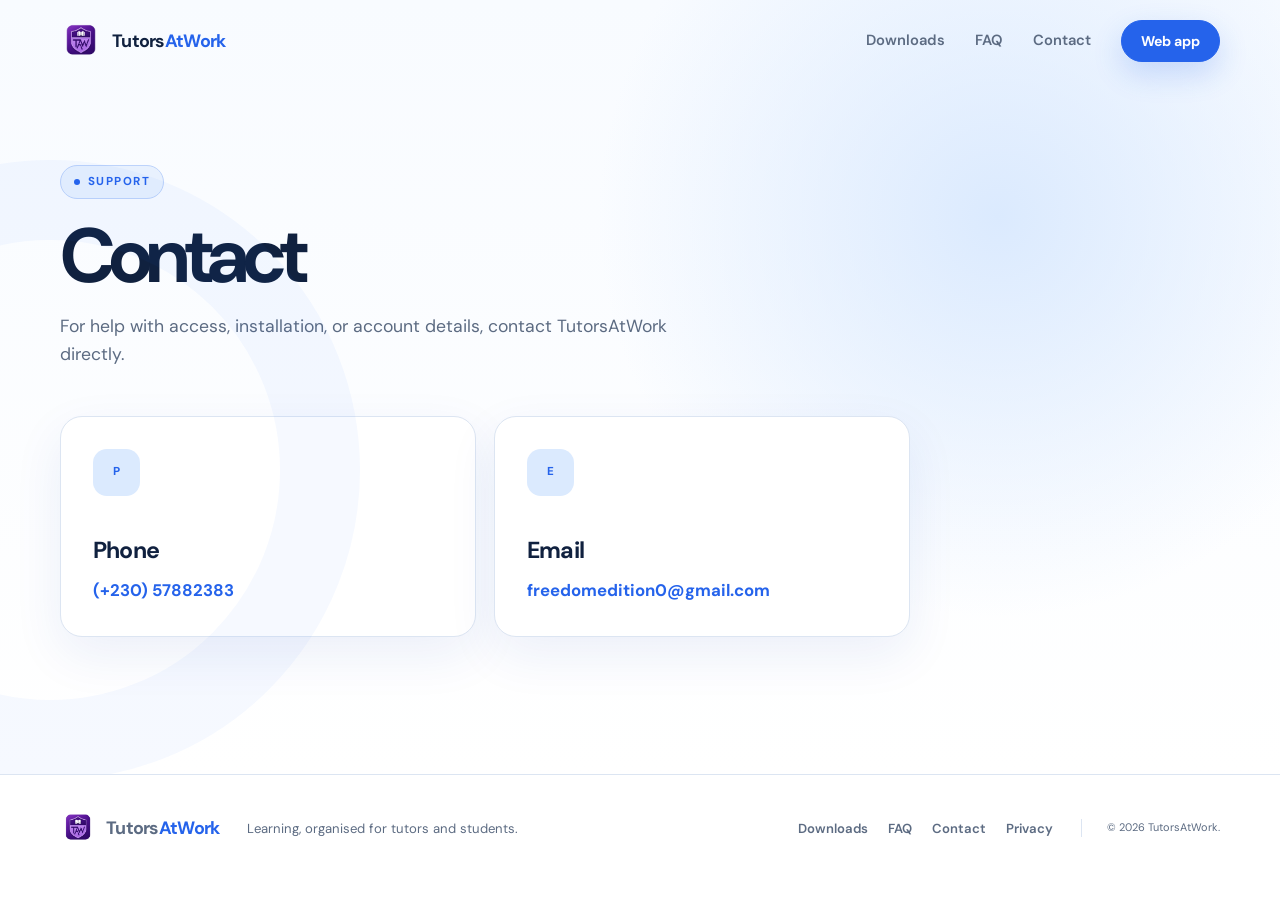
<file: contact/index.html>
<!DOCTYPE html>
<html lang="en">
<head>
  <meta charset="UTF-8">
  <meta name="viewport" content="width=device-width, initial-scale=1.0">
  <meta name="description" content="Contact TutorsAtWork support by phone or email.">
  <meta name="theme-color" content="#2563eb">
  <title>TutorsAtWork | Contact</title>
  <link rel="preconnect" href="https://fonts.googleapis.com">
  <link rel="preconnect" href="https://fonts.gstatic.com" crossorigin>
  <link href="https://fonts.googleapis.com/css2?family=DM+Sans:wght@400;500;600;700&family=Playfair+Display:ital,wght@1,700&display=swap" rel="stylesheet">
  <link rel="canonical" href="https://www.tutorsatwork.com/contact/">
  <link rel="icon" href="/site-assets/taw-logo.png">
  <link rel="stylesheet" href="/site-assets/site.css">
</head>
<body>
  <header class="site-header" id="top">
    <nav class="nav container" aria-label="Main navigation">
      <a class="brand" href="/" aria-label="TutorsAtWork home">
        <img src="/site-assets/taw-logo.png" alt="" width="42" height="42">
        <span>Tutors<span>AtWork</span></span>
      </a>
      <button class="menu-button" type="button" aria-expanded="false" aria-controls="nav-links">
        <span></span><span></span><span></span>
        <span class="sr-only">Open navigation</span>
      </button>
      <div class="nav-links" id="nav-links">
        <a href="/download/">Downloads</a>
        <a href="/download/#faq">FAQ</a>
        <a href="/contact/">Contact</a>
        <a class="button button-small" href="/">Web app</a>
      </div>
    </nav>
  </header>

  <main>
    <section class="hero contact-hero">
      <div class="container">
        <div class="section-heading reveal">
          <div class="eyebrow">Support</div>
          <h1>Contact</h1>
          <p class="lead">For help with access, installation, or account details, contact TutorsAtWork directly.</p>
        </div>
        <div class="contact-grid">
          <a class="contact-card reveal" href="tel:+23057882383">
            <div class="feature-icon">P</div>
            <h2>Phone</h2>
            <p>(+230) 57882383</p>
          </a>
          <a class="contact-card reveal reveal-delay" href="mailto:freedomedition0@gmail.com">
            <div class="feature-icon">E</div>
            <h2>Email</h2>
            <p>freedomedition0@gmail.com</p>
          </a>
        </div>
      </div>
    </section>
  </main>

  <footer>
    <div class="container footer-inner">
      <a class="brand" href="/"><img src="/site-assets/taw-logo.png" alt="" width="36" height="36"><span>Tutors<span>AtWork</span></span></a>
      <p>Learning, organised for tutors and students.</p>
      <div class="footer-links"><a href="/download/">Downloads</a><a href="/download/#faq">FAQ</a><a href="/contact/">Contact</a><a href="/privacy/">Privacy</a></div>
      <small>&copy; 2026 TutorsAtWork.</small>
    </div>
  </footer>

  <script src="/site-assets/site.js"></script>
</body>
</html>
</file>
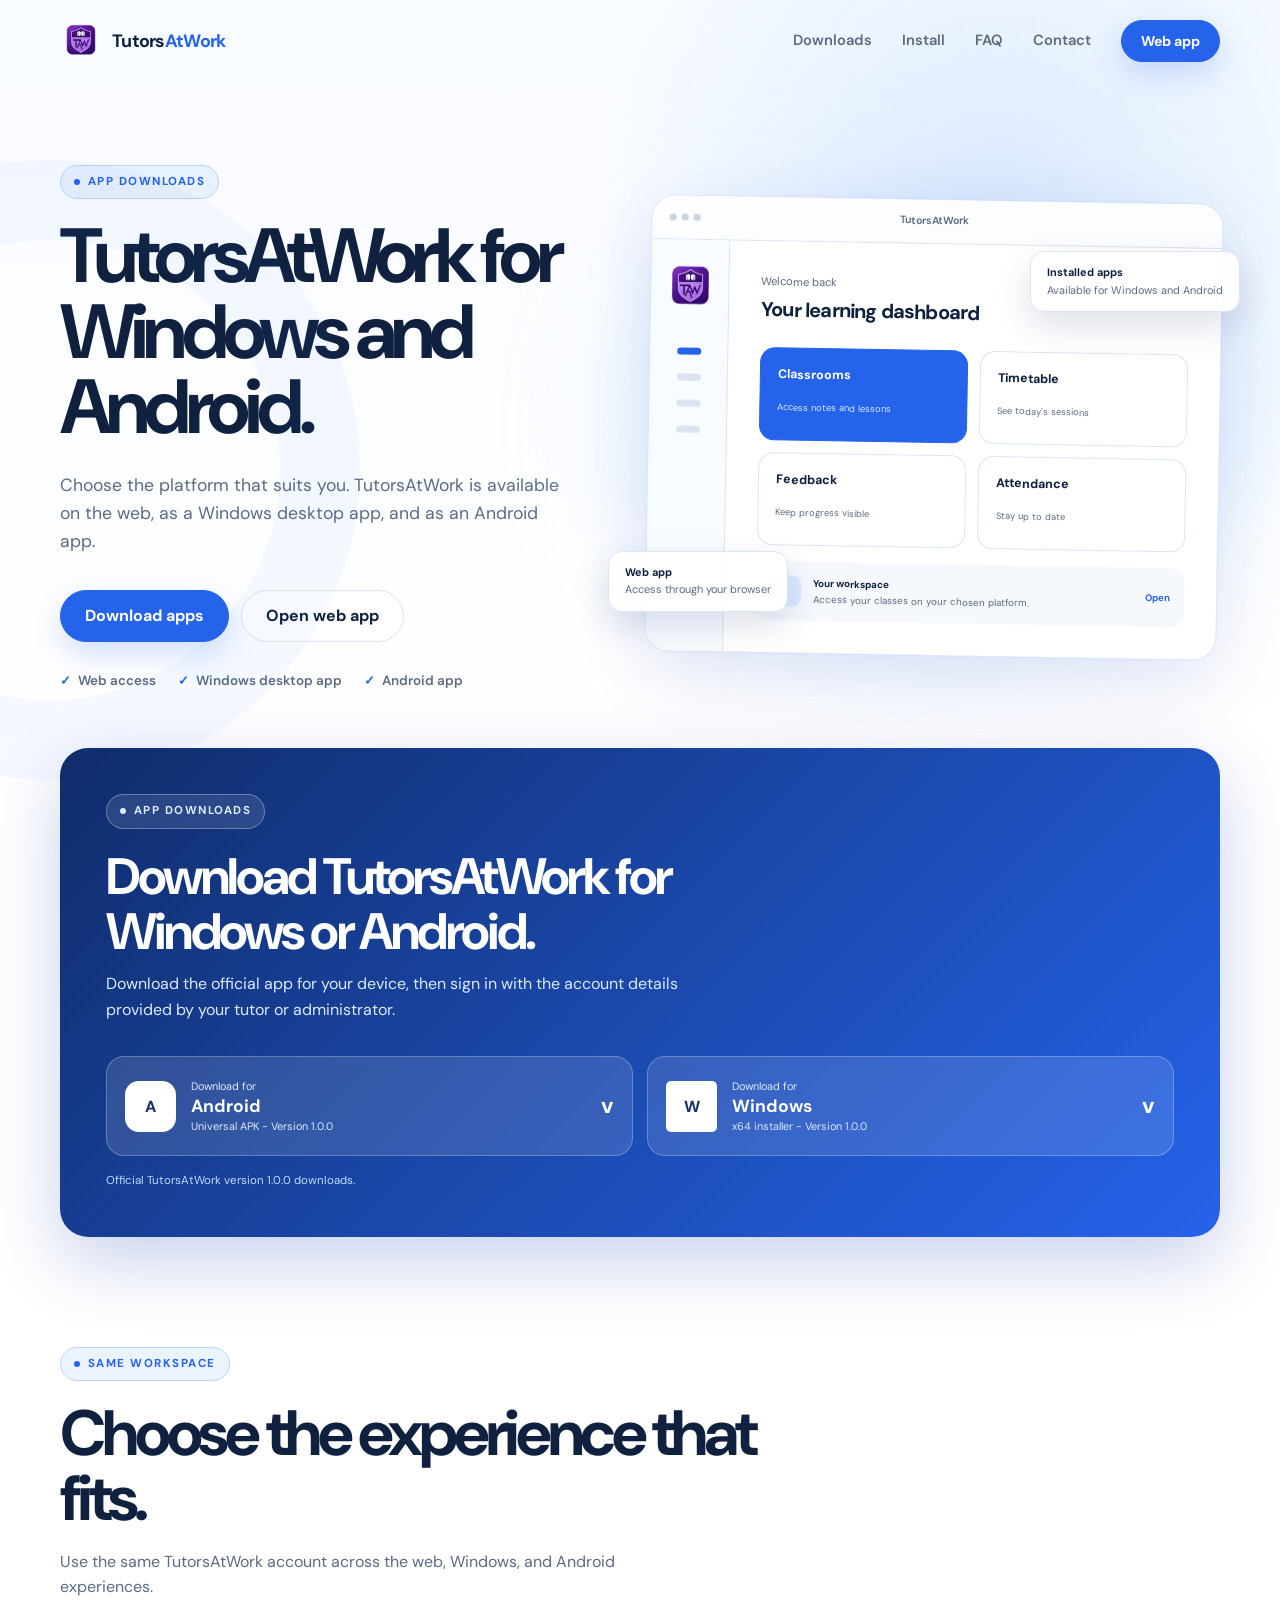
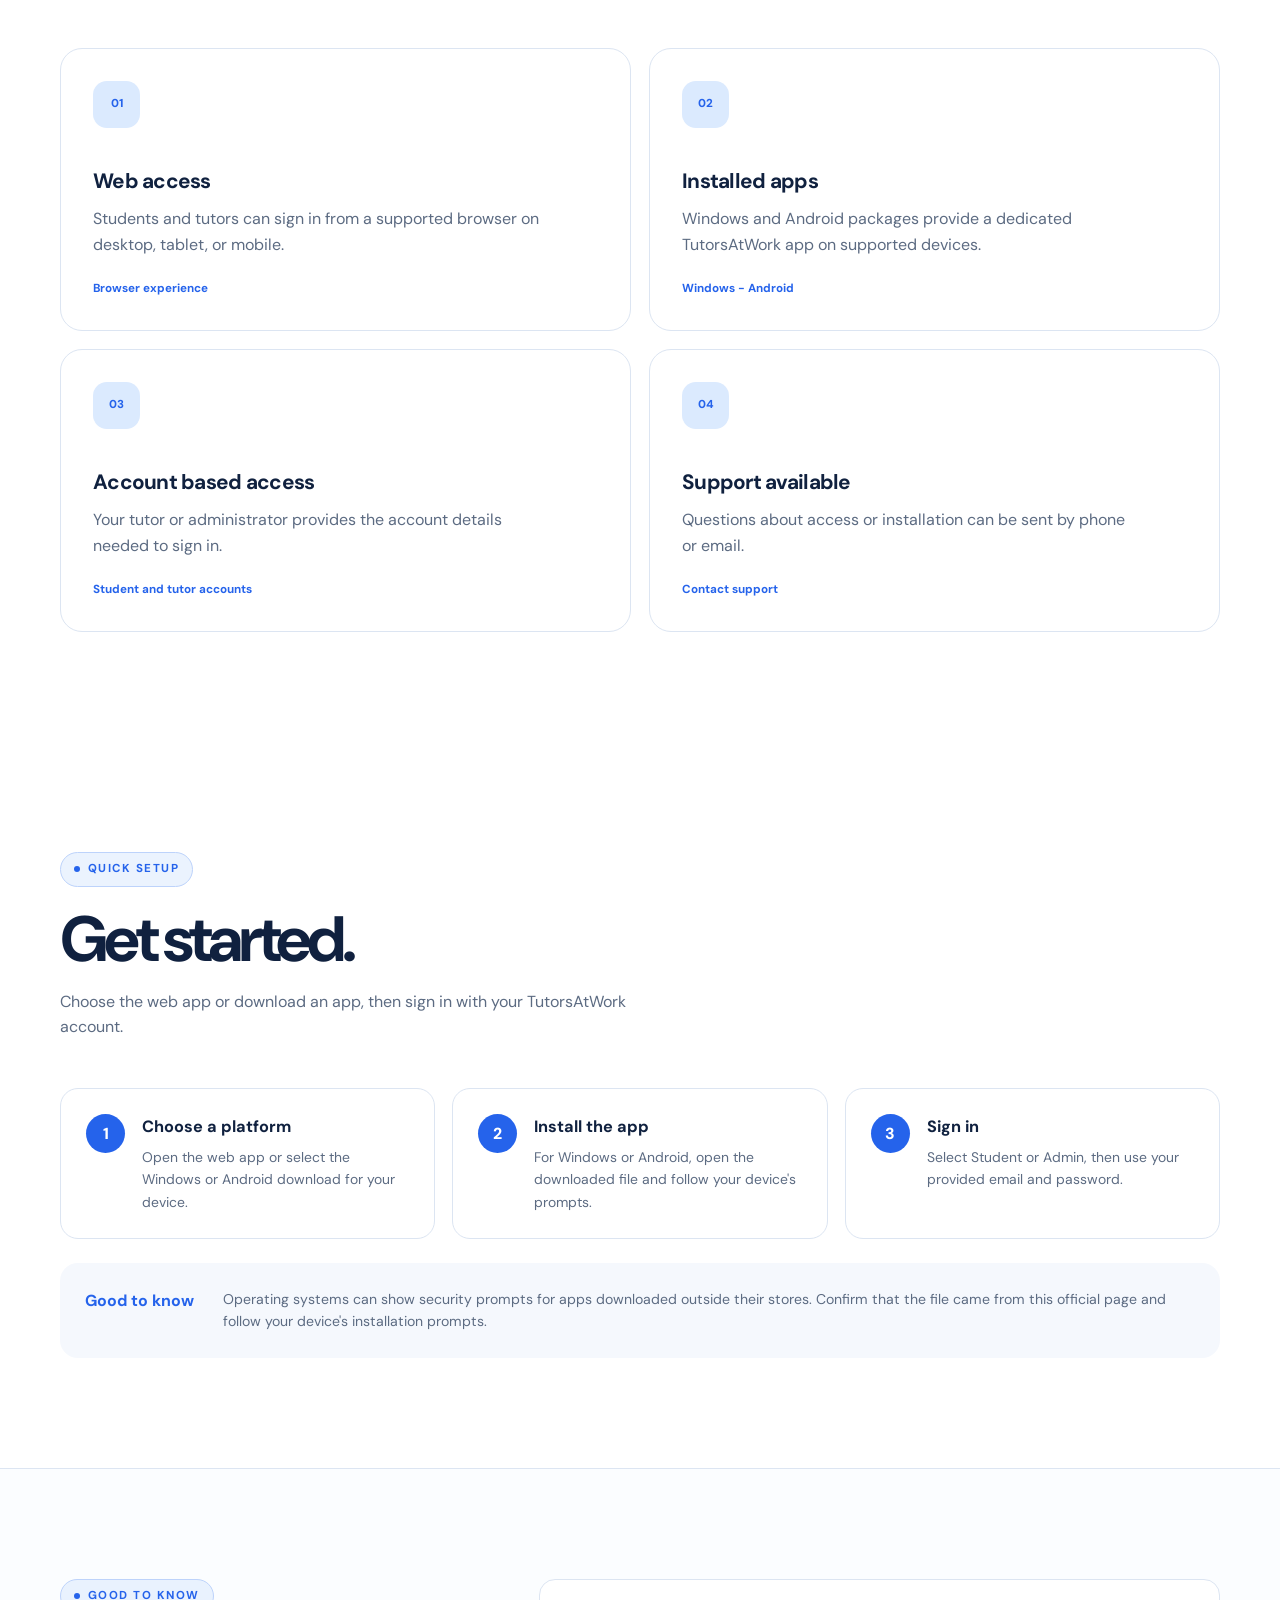
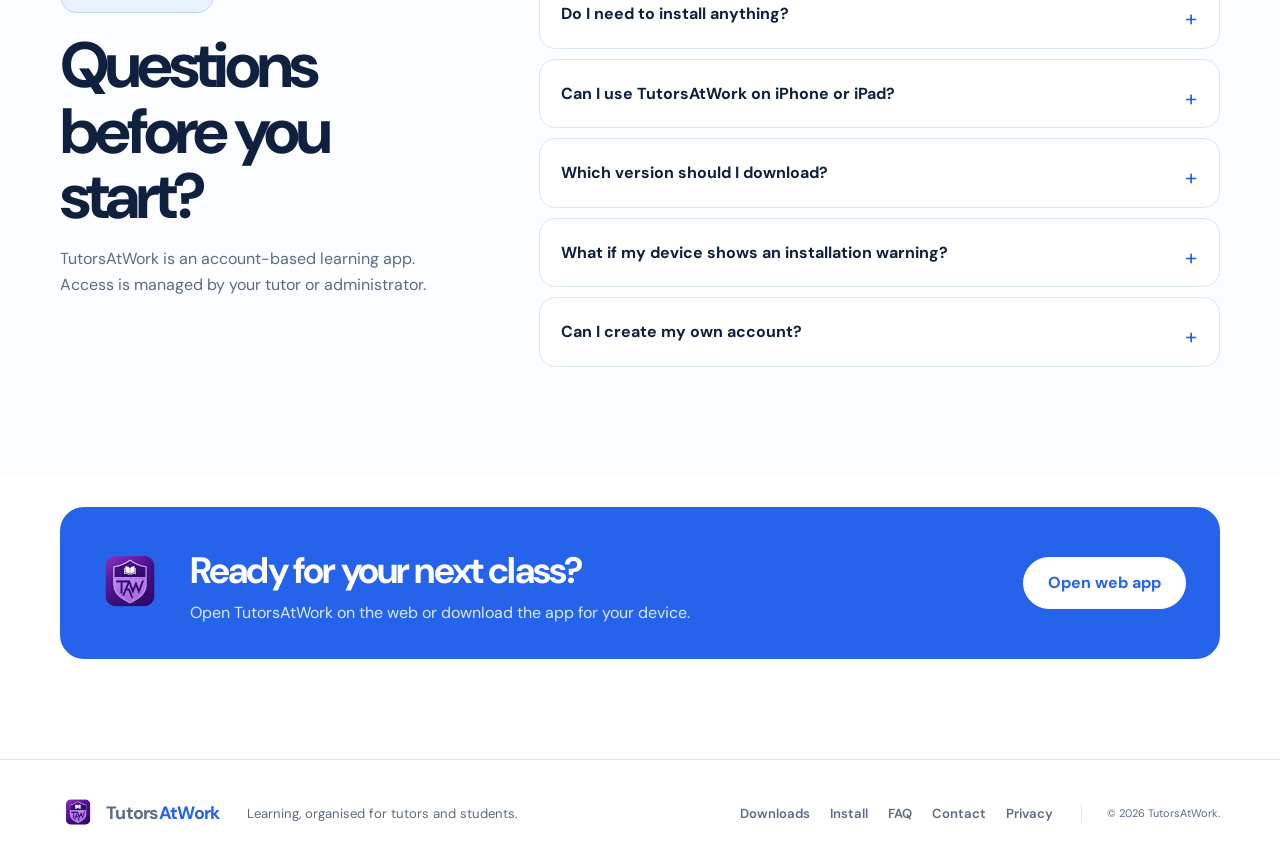
<file: download/index.html>
<!DOCTYPE html>
<html lang="en">
<head>
  <meta charset="UTF-8">
  <meta name="viewport" content="width=device-width, initial-scale=1.0">
  <meta name="description" content="Download TutorsAtWork for Android and Windows, or open TutorsAtWork on the web.">
  <meta name="theme-color" content="#2563eb">
  <title>TutorsAtWork | App Downloads</title>
  <link rel="preconnect" href="https://fonts.googleapis.com">
  <link rel="preconnect" href="https://fonts.gstatic.com" crossorigin>
  <link href="https://fonts.googleapis.com/css2?family=DM+Sans:wght@400;500;600;700&family=Playfair+Display:ital,wght@1,700&display=swap" rel="stylesheet">
  <link rel="canonical" href="https://www.tutorsatwork.com/download/">
  <link rel="icon" href="/site-assets/taw-logo.png">
  <link rel="stylesheet" href="/site-assets/site.css">
</head>
<body>
  <header class="site-header" id="top">
    <nav class="nav container" aria-label="Main navigation">
      <a class="brand" href="#top" aria-label="TutorsAtWork downloads">
        <img src="/site-assets/taw-logo.png" alt="" width="42" height="42">
        <span>Tutors<span>AtWork</span></span>
      </a>
      <button class="menu-button" type="button" aria-expanded="false" aria-controls="nav-links">
        <span></span><span></span><span></span>
        <span class="sr-only">Open navigation</span>
      </button>
      <div class="nav-links" id="nav-links">
        <a href="#download">Downloads</a>
        <a href="#install">Install</a>
        <a href="#faq">FAQ</a>
        <a href="/contact/">Contact</a>
        <a class="button button-small" href="/">Web app</a>
      </div>
    </nav>
  </header>

  <main>
    <section class="hero compact-hero">
      <div class="container hero-grid">
        <div class="hero-copy reveal">
          <div class="eyebrow">App downloads</div>
          <h1>TutorsAtWork for Windows and Android.</h1>
          <p class="lead">Choose the platform that suits you. TutorsAtWork is available on the web, as a Windows desktop app, and as an Android app.</p>
          <div class="hero-actions">
            <a class="button" href="#download">Download apps</a>
            <a class="button button-secondary" href="/">Open web app</a>
          </div>
          <div class="hero-notes" aria-label="Available access options">
            <span>Web access</span>
            <span>Windows desktop app</span>
            <span>Android app</span>
          </div>
        </div>

        <div class="app-preview reveal reveal-delay">
          <div class="preview-glow"></div>
          <div class="preview-window">
            <div class="window-bar">
              <div class="window-dots"><span></span><span></span><span></span></div>
              <div class="window-title">TutorsAtWork</div>
            </div>
            <div class="preview-content">
              <aside class="preview-sidebar">
                <img src="/site-assets/taw-logo.png" alt="" width="54" height="54">
                <span class="active"></span><span></span><span></span><span></span>
              </aside>
              <div class="preview-dashboard">
                <p>Welcome back</p>
                <h2>Your learning dashboard</h2>
                <div class="preview-cards">
                  <div class="preview-card blue"><b>Classrooms</b><span>Access notes and lessons</span></div>
                  <div class="preview-card"><b>Timetable</b><span>See today's sessions</span></div>
                  <div class="preview-card"><b>Feedback</b><span>Keep progress visible</span></div>
                  <div class="preview-card"><b>Attendance</b><span>Stay up to date</span></div>
                </div>
                <div class="preview-strip">
                  <span></span>
                  <div><b>Your workspace</b><small>Access your classes on your chosen platform.</small></div>
                  <strong>Open</strong>
                </div>
              </div>
            </div>
          </div>
          <div class="floating-note floating-note-one"><b>Web app</b><span>Access through your browser</span></div>
          <div class="floating-note floating-note-two"><b>Installed apps</b><span>Available for Windows and Android</span></div>
        </div>
      </div>
    </section>

    <section class="download-section" id="download">
      <div class="container">
        <div class="download-panel reveal">
          <div>
            <div class="eyebrow light">App downloads</div>
            <h2>Download TutorsAtWork for Windows or Android.</h2>
            <p>Download the official app for your device, then sign in with the account details provided by your tutor or administrator.</p>
          </div>
          <div class="download-cards">
            <a class="download-card" href="/downloads/TutorsAtWork-Android-1.0.0.apk" download>
              <div class="platform-icon" aria-hidden="true">A</div>
              <div><span>Download for</span><b>Android</b><small>Universal APK - Version 1.0.0</small></div>
              <strong aria-hidden="true">v</strong>
            </a>
            <a class="download-card" href="/downloads/TutorsAtWork-Setup-1.0.0-x64.exe" download>
              <div class="platform-icon windows-icon" aria-hidden="true">W</div>
              <div><span>Download for</span><b>Windows</b><small>x64 installer - Version 1.0.0</small></div>
              <strong aria-hidden="true">v</strong>
            </a>
          </div>
          <p class="release-note">Official TutorsAtWork version 1.0.0 downloads.</p>
        </div>
      </div>
    </section>

    <section class="section" id="features">
      <div class="container">
        <div class="section-heading reveal">
          <div class="eyebrow">Same workspace</div>
          <h2>Choose the experience that fits.</h2>
          <p>Use the same TutorsAtWork account across the web, Windows, and Android experiences.</p>
        </div>
        <div class="feature-grid">
          <article class="feature-card reveal">
            <div class="feature-icon">01</div>
            <h3>Web access</h3>
            <p>Students and tutors can sign in from a supported browser on desktop, tablet, or mobile.</p>
            <span>Browser experience</span>
          </article>
          <article class="feature-card reveal reveal-delay">
            <div class="feature-icon">02</div>
            <h3>Installed apps</h3>
            <p>Windows and Android packages provide a dedicated TutorsAtWork app on supported devices.</p>
            <span>Windows - Android</span>
          </article>
          <article class="feature-card reveal">
            <div class="feature-icon">03</div>
            <h3>Account based access</h3>
            <p>Your tutor or administrator provides the account details needed to sign in.</p>
            <span>Student and tutor accounts</span>
          </article>
          <article class="feature-card reveal reveal-delay">
            <div class="feature-icon">04</div>
            <h3>Support available</h3>
            <p>Questions about access or installation can be sent by phone or email.</p>
            <span><a href="/contact/">Contact support</a></span>
          </article>
        </div>
      </div>
    </section>

    <section class="section install-section" id="install">
      <div class="container">
        <div class="section-heading reveal">
          <div class="eyebrow">Quick setup</div>
          <h2>Get started.</h2>
          <p>Choose the web app or download an app, then sign in with your TutorsAtWork account.</p>
        </div>
        <div class="steps">
          <article class="step reveal"><span>1</span><div><h3>Choose a platform</h3><p>Open the web app or select the Windows or Android download for your device.</p></div></article>
          <article class="step reveal reveal-delay"><span>2</span><div><h3>Install the app</h3><p>For Windows or Android, open the downloaded file and follow your device's prompts.</p></div></article>
          <article class="step reveal"><span>3</span><div><h3>Sign in</h3><p>Select Student or Admin, then use your provided email and password.</p></div></article>
        </div>
        <div class="install-note reveal">
          <strong>Good to know</strong>
          <p>Operating systems can show security prompts for apps downloaded outside their stores. Confirm that the file came from this official page and follow your device's installation prompts.</p>
        </div>
      </div>
    </section>

    <section class="section faq-section" id="faq">
      <div class="container faq-grid">
        <div class="section-heading reveal">
          <div class="eyebrow">Good to know</div>
          <h2>Questions before you start?</h2>
          <p>TutorsAtWork is an account-based learning app. Access is managed by your tutor or administrator.</p>
        </div>
        <div class="faq-list reveal reveal-delay">
          <details>
            <summary>Do I need to install anything?</summary>
            <p>No. TutorsAtWork is available both in the browser and as installed Windows and Android apps.</p>
          </details>
          <details>
            <summary>Can I use TutorsAtWork on iPhone or iPad?</summary>
            <p>Yes. Use the web version in your browser. The iOS app is not required for access.</p>
          </details>
          <details>
            <summary>Which version should I download?</summary>
            <p>Use the web app unless you specifically want an installed app. Choose the universal Android APK for Android 7.0 or newer, or the Windows x64 installer for supported 64-bit Windows 10 and Windows 11 computers.</p>
          </details>
          <details>
            <summary>What if my device shows an installation warning?</summary>
            <p>Confirm that the file came from this official download page, review the prompt, and follow your device's installation instructions. Contact support if you need help.</p>
          </details>
          <details>
            <summary>Can I create my own account?</summary>
            <p>Student access is created and managed by a TutorsAtWork administrator. Ask your tutor for your sign-in details.</p>
          </details>
        </div>
      </div>
    </section>

    <section class="final-cta">
      <div class="container final-cta-inner reveal">
        <img src="/site-assets/taw-logo.png" alt="" width="72" height="72">
        <div><h2>Ready for your next class?</h2><p>Open TutorsAtWork on the web or download the app for your device.</p></div>
        <a class="button button-light" href="/">Open web app</a>
      </div>
    </section>
  </main>

  <footer>
    <div class="container footer-inner">
      <a class="brand" href="#top"><img src="/site-assets/taw-logo.png" alt="" width="36" height="36"><span>Tutors<span>AtWork</span></span></a>
      <p>Learning, organised for tutors and students.</p>
      <div class="footer-links"><a href="#download">Downloads</a><a href="#install">Install</a><a href="#faq">FAQ</a><a href="/contact/">Contact</a><a href="/privacy/">Privacy</a></div>
      <small>&copy; 2026 TutorsAtWork.</small>
    </div>
  </footer>

  <script src="/site-assets/site.js"></script>
</body>
</html>
</file>
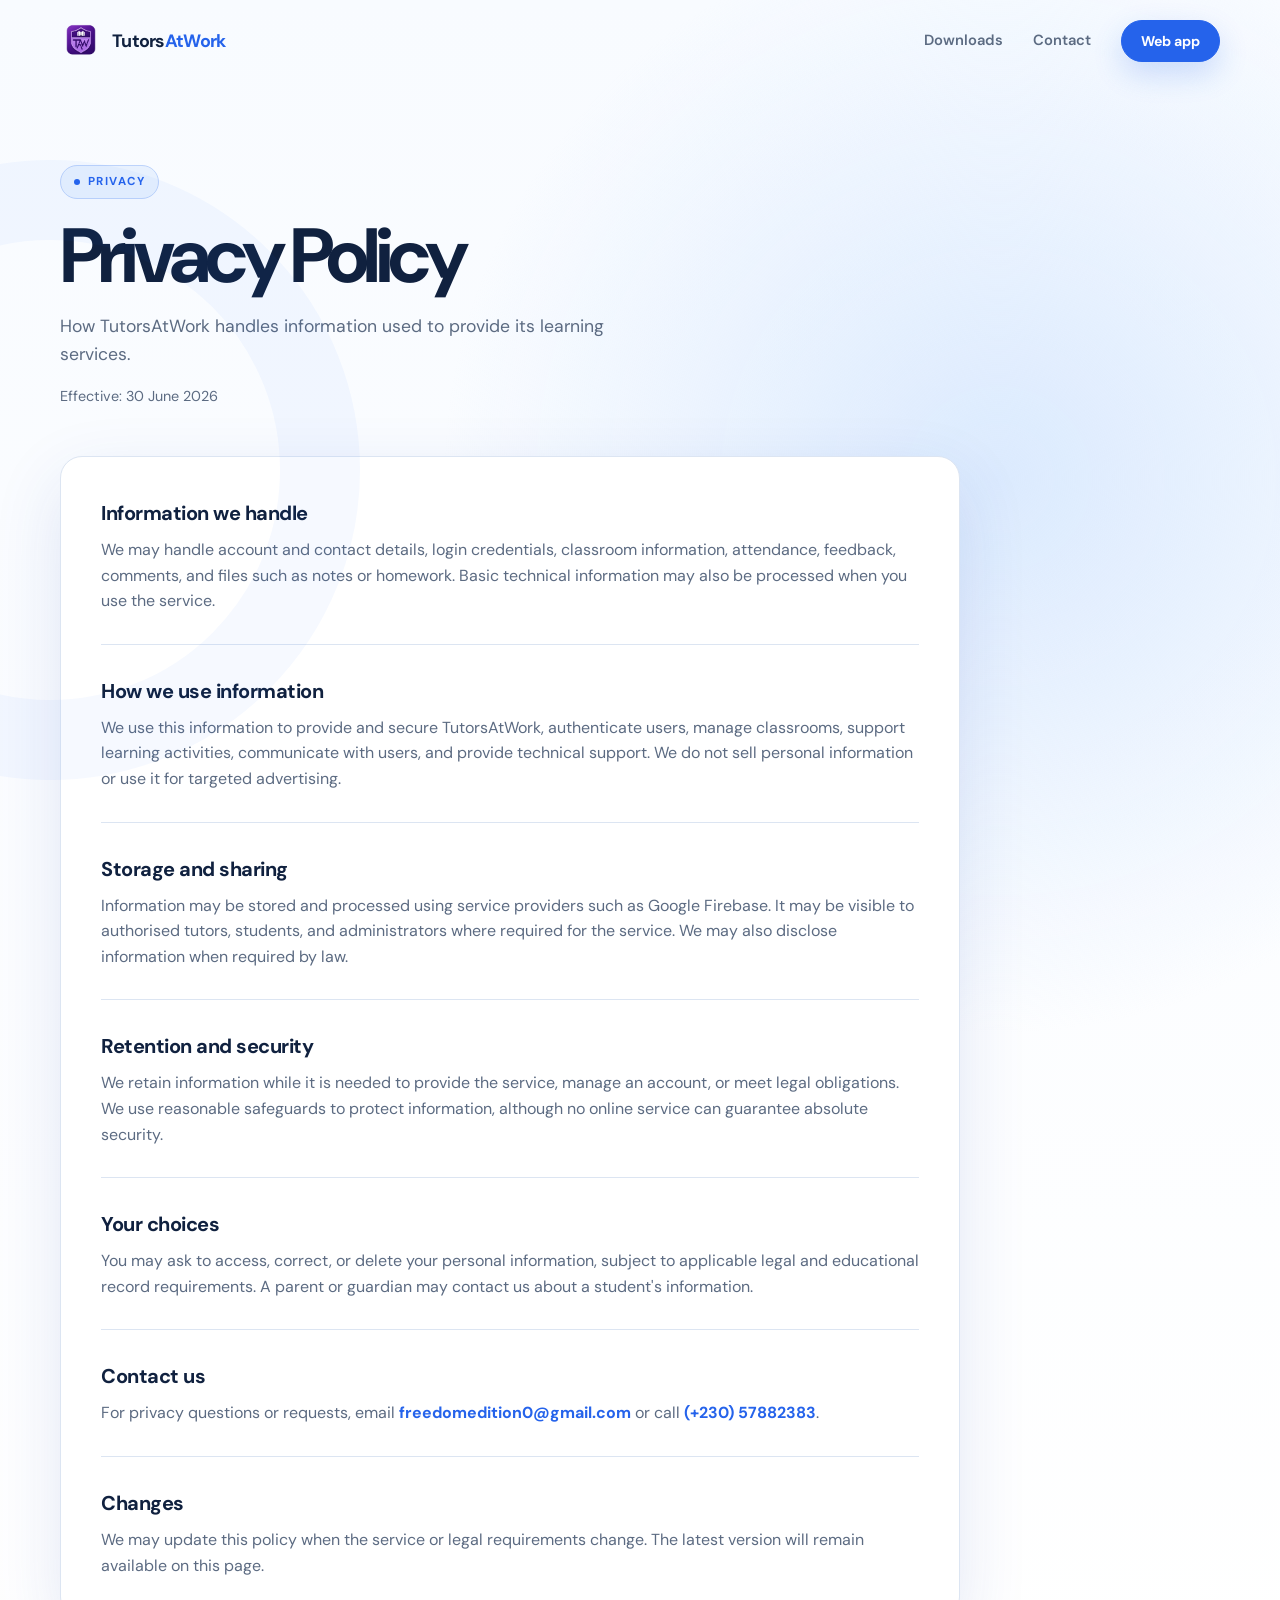
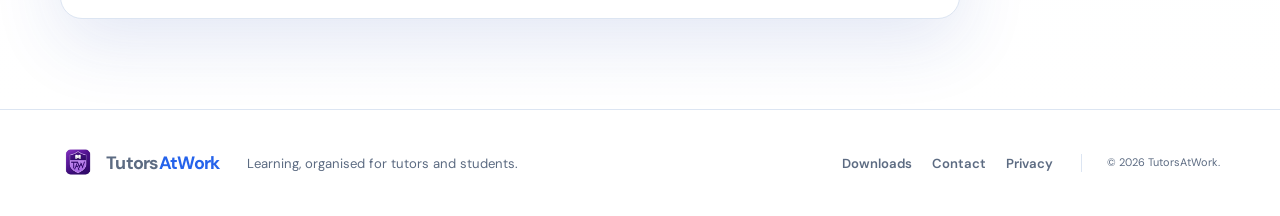
<file: privacy/index.html>
<!DOCTYPE html>
<html lang="en">
<head>
  <meta charset="UTF-8">
  <meta name="viewport" content="width=device-width, initial-scale=1.0">
  <meta name="description" content="Privacy Policy for TutorsAtWork.">
  <meta name="theme-color" content="#2563eb">
  <title>TutorsAtWork | Privacy Policy</title>
  <link rel="preconnect" href="https://fonts.googleapis.com">
  <link rel="preconnect" href="https://fonts.gstatic.com" crossorigin>
  <link href="https://fonts.googleapis.com/css2?family=DM+Sans:wght@400;500;600;700&family=Playfair+Display:ital,wght@1,700&display=swap" rel="stylesheet">
  <link rel="canonical" href="https://www.tutorsatwork.com/privacy/">
  <link rel="icon" href="/site-assets/taw-logo.png">
  <link rel="stylesheet" href="/site-assets/site.css">
</head>
<body>
  <header class="site-header" id="top">
    <nav class="nav container" aria-label="Main navigation">
      <a class="brand" href="/" aria-label="TutorsAtWork home">
        <img src="/site-assets/taw-logo.png" alt="" width="42" height="42">
        <span>Tutors<span>AtWork</span></span>
      </a>
      <button class="menu-button" type="button" aria-expanded="false" aria-controls="nav-links">
        <span></span><span></span><span></span>
        <span class="sr-only">Open navigation</span>
      </button>
      <div class="nav-links" id="nav-links">
        <a href="/download/">Downloads</a>
        <a href="/contact/">Contact</a>
        <a class="button button-small" href="/">Web app</a>
      </div>
    </nav>
  </header>

  <main>
    <section class="hero policy-hero">
      <div class="container">
        <div class="section-heading reveal">
          <div class="eyebrow">Privacy</div>
          <h1>Privacy Policy</h1>
          <p class="lead">How TutorsAtWork handles information used to provide its learning services.</p>
          <p class="policy-date">Effective: 30 June 2026</p>
        </div>

        <article class="policy-card reveal">
          <section>
            <h2>Information we handle</h2>
            <p>We may handle account and contact details, login credentials, classroom information, attendance, feedback, comments, and files such as notes or homework. Basic technical information may also be processed when you use the service.</p>
          </section>

          <section>
            <h2>How we use information</h2>
            <p>We use this information to provide and secure TutorsAtWork, authenticate users, manage classrooms, support learning activities, communicate with users, and provide technical support. We do not sell personal information or use it for targeted advertising.</p>
          </section>

          <section>
            <h2>Storage and sharing</h2>
            <p>Information may be stored and processed using service providers such as Google Firebase. It may be visible to authorised tutors, students, and administrators where required for the service. We may also disclose information when required by law.</p>
          </section>

          <section>
            <h2>Retention and security</h2>
            <p>We retain information while it is needed to provide the service, manage an account, or meet legal obligations. We use reasonable safeguards to protect information, although no online service can guarantee absolute security.</p>
          </section>

          <section>
            <h2>Your choices</h2>
            <p>You may ask to access, correct, or delete your personal information, subject to applicable legal and educational record requirements. A parent or guardian may contact us about a student's information.</p>
          </section>

          <section>
            <h2>Contact us</h2>
            <p>For privacy questions or requests, email <a href="mailto:freedomedition0@gmail.com">freedomedition0@gmail.com</a> or call <a href="tel:+23057882383">(+230) 57882383</a>.</p>
          </section>

          <section>
            <h2>Changes</h2>
            <p>We may update this policy when the service or legal requirements change. The latest version will remain available on this page.</p>
          </section>
        </article>
      </div>
    </section>
  </main>

  <footer>
    <div class="container footer-inner">
      <a class="brand" href="/"><img src="/site-assets/taw-logo.png" alt="" width="36" height="36"><span>Tutors<span>AtWork</span></span></a>
      <p>Learning, organised for tutors and students.</p>
      <div class="footer-links"><a href="/download/">Downloads</a><a href="/contact/">Contact</a><a href="/privacy/">Privacy</a></div>
      <small>&copy; 2026 TutorsAtWork.</small>
    </div>
  </footer>

  <script src="/site-assets/site.js"></script>
</body>
</html>
</file>
<file: site-assets/site.css>
:root {
  --blue: #2563eb;
  --blue-dark: #1746b3;
  --blue-light: #dbeafe;
  --ink: #10213f;
  --muted: #5c6b82;
  --line: #dce5f2;
  --paper: #ffffff;
  --soft: #f5f8fd;
  --radius: 22px;
  --shadow: 0 24px 70px rgba(30, 64, 175, .12);
}

* { box-sizing: border-box; margin: 0; padding: 0; }
html { scroll-behavior: smooth; scroll-padding-top: 88px; }
body { color: var(--ink); background: var(--paper); font-family: "DM Sans", sans-serif; line-height: 1.6; overflow-x: hidden; }
a { color: inherit; text-decoration: none; }
img { display: block; max-width: 100%; }
.container { width: min(1160px, calc(100% - 40px)); margin-inline: auto; }
.sr-only { position: absolute; width: 1px; height: 1px; overflow: hidden; clip: rect(0, 0, 0, 0); }

.site-header { position: fixed; inset: 0 0 auto; z-index: 20; transition: .25s ease; }
.site-header.scrolled { background: rgba(255, 255, 255, .92); border-bottom: 1px solid var(--line); backdrop-filter: blur(16px); }
.nav { min-height: 82px; display: flex; align-items: center; justify-content: space-between; gap: 32px; }
.brand { display: inline-flex; align-items: center; gap: 10px; font-size: 1.12rem; font-weight: 700; letter-spacing: -.04em; }
.brand img { border-radius: 12px; }
.brand span span { color: var(--blue); }
.nav-links { display: flex; align-items: center; gap: 30px; color: var(--muted); font-size: .92rem; font-weight: 600; }
.nav-links a:not(.button):hover, .footer-links a:hover { color: var(--blue); }
.menu-button { display: none; width: 42px; height: 42px; padding: 10px; border: 0; border-radius: 10px; background: var(--soft); }
.menu-button span:not(.sr-only) { display: block; height: 2px; margin: 4px 0; border-radius: 2px; background: var(--ink); }

.button { display: inline-flex; align-items: center; justify-content: center; gap: 12px; min-height: 52px; padding: 0 24px; border: 1px solid var(--blue); border-radius: 999px; color: white; background: var(--blue); box-shadow: 0 12px 30px rgba(37, 99, 235, .2); font-weight: 700; transition: .2s ease; }
.button:hover { background: var(--blue-dark); border-color: var(--blue-dark); transform: translateY(-2px); }
.button-small { min-height: 42px; padding: 0 19px; font-size: .88rem; }
.button-secondary { color: var(--ink); border-color: var(--line); background: white; box-shadow: none; }
.button-secondary:hover { color: var(--blue); border-color: var(--blue); background: white; }

.hero { position: relative; padding: 165px 0 105px; overflow: hidden; background: radial-gradient(circle at 78% 28%, #dbeafe 0, rgba(219, 234, 254, 0) 35%), linear-gradient(180deg, #f8fbff 0%, white 100%); }
.hero::before { content: ""; position: absolute; width: 460px; height: 460px; left: -260px; top: 160px; border: 80px solid rgba(37, 99, 235, .04); border-radius: 50%; }
.hero-grid { display: grid; grid-template-columns: .95fr 1.05fr; gap: 70px; align-items: center; }
.eyebrow { display: inline-flex; align-items: center; gap: 8px; margin-bottom: 20px; padding: 7px 13px; border: 1px solid #bdd3fb; border-radius: 999px; color: var(--blue); background: rgba(219, 234, 254, .55); font-size: .72rem; font-weight: 700; letter-spacing: .13em; text-transform: uppercase; }
.eyebrow::before { content: ""; width: 6px; height: 6px; border-radius: 50%; background: currentColor; }
.hero h1 { max-width: 650px; font-size: clamp(3.3rem, 6vw, 5.3rem); line-height: .98; letter-spacing: -.075em; }
.hero h1 em { color: var(--blue); font-family: "Playfair Display", serif; font-weight: 700; letter-spacing: -.04em; }
.lead { max-width: 600px; margin-top: 26px; color: var(--muted); font-size: 1.1rem; }
.hero-actions { display: flex; flex-wrap: wrap; gap: 12px; margin-top: 34px; }
.hero-notes { display: flex; flex-wrap: wrap; gap: 10px 22px; margin-top: 28px; color: var(--muted); font-size: .84rem; font-weight: 600; }
.hero-notes span::before { content: "✓"; margin-right: 7px; color: var(--blue); }

.app-preview { position: relative; min-width: 0; }
.preview-glow { position: absolute; inset: 5% 0; border-radius: 50%; background: #bfdbfe; filter: blur(70px); opacity: .55; }
.preview-window { position: relative; overflow: hidden; border: 1px solid rgba(37, 99, 235, .16); border-radius: 24px; background: white; box-shadow: var(--shadow); transform: rotate(1deg); }
.window-bar { height: 44px; display: flex; align-items: center; border-bottom: 1px solid var(--line); background: #fbfdff; }
.window-dots { display: flex; gap: 5px; margin-left: 17px; }
.window-dots span { width: 7px; height: 7px; border-radius: 50%; background: #cbd5e1; }
.window-title { margin-inline: auto; padding-right: 54px; color: var(--muted); font-size: .66rem; font-weight: 600; }
.preview-content { min-height: 390px; display: flex; }
.preview-sidebar { width: 78px; display: flex; flex-direction: column; align-items: center; gap: 19px; padding: 20px 0; background: #f8fbff; border-right: 1px solid var(--line); }
.preview-sidebar img { border-radius: 15px; margin-bottom: 15px; }
.preview-sidebar span { width: 24px; height: 7px; border-radius: 8px; background: #dbe4f1; }
.preview-sidebar span.active { background: var(--blue); }
.preview-dashboard { flex: 1; min-width: 0; padding: 32px; }
.preview-dashboard > p { color: var(--muted); font-size: .7rem; }
.preview-dashboard h2 { margin: 2px 0 22px; font-size: 1.25rem; letter-spacing: -.04em; }
.preview-cards { display: grid; grid-template-columns: repeat(2, 1fr); gap: 12px; }
.preview-card { min-height: 93px; padding: 17px; border: 1px solid var(--line); border-radius: 15px; background: white; }
.preview-card.blue { color: white; border-color: var(--blue); background: var(--blue); }
.preview-card b, .preview-card span { display: block; }
.preview-card b { font-size: .78rem; }
.preview-card span { margin-top: 15px; color: var(--muted); font-size: .58rem; }
.preview-card.blue span { color: #dbeafe; }
.preview-strip { display: flex; align-items: center; gap: 12px; margin-top: 16px; padding: 14px; border-radius: 14px; background: var(--soft); }
.preview-strip > span { width: 31px; height: 31px; border-radius: 9px; background: var(--blue-light); }
.preview-strip div { flex: 1; }
.preview-strip b, .preview-strip small { display: block; font-size: .61rem; }
.preview-strip small { color: var(--muted); }
.preview-strip strong { color: var(--blue); font-size: .6rem; }
.floating-note { position: absolute; z-index: 2; display: grid; padding: 12px 16px; border: 1px solid var(--line); border-radius: 14px; background: rgba(255, 255, 255, .95); box-shadow: 0 14px 35px rgba(15, 45, 100, .14); font-size: .68rem; }
.floating-note span { color: var(--muted); }
.floating-note-one { left: -40px; bottom: 45px; }
.floating-note-two { right: -20px; top: 52px; }

.download-section { position: relative; z-index: 2; margin-top: -35px; }
.download-panel { padding: 46px; border-radius: 28px; color: white; background: linear-gradient(135deg, #102d6b, #2563eb); box-shadow: 0 24px 70px rgba(30, 64, 175, .24); }
.download-panel h2 { max-width: 610px; font-size: clamp(2rem, 4vw, 3.2rem); line-height: 1.08; letter-spacing: -.055em; }
.download-panel > div:first-child > p { max-width: 580px; margin-top: 12px; color: #dbeafe; }
.eyebrow.light { color: #dbeafe; border-color: rgba(255, 255, 255, .3); background: rgba(255, 255, 255, .1); }
.download-cards { display: grid; grid-template-columns: repeat(2, 1fr); gap: 14px; margin-top: 34px; }
.download-card { min-height: 100px; display: flex; align-items: center; gap: 15px; padding: 18px; border: 1px solid rgba(255, 255, 255, .25); border-radius: 18px; background: rgba(255, 255, 255, .12); transition: .2s ease; }
.download-card:hover { background: rgba(255, 255, 255, .2); transform: translateY(-2px); }
.platform-icon { width: 51px; height: 51px; display: grid; flex: 0 0 auto; place-items: center; border-radius: 14px; color: #17346f; background: white; font-weight: 800; }
.windows-icon { border-radius: 5px; }
.download-card div:nth-child(2) { display: grid; flex: 1; line-height: 1.2; }
.download-card span, .download-card small { color: #dbeafe; font-size: .68rem; }
.download-card b { margin: 3px 0; font-size: 1.1rem; }
.download-card strong { font-size: 1.4rem; }
.release-note { margin-top: 16px; color: #bfdbfe; font-size: .72rem; }

.section { padding: 110px 0; }
.section-heading { max-width: 720px; margin-bottom: 48px; }
.section-heading h2 { font-size: clamp(2.3rem, 5vw, 4rem); line-height: 1.02; letter-spacing: -.065em; }
.section-heading p { max-width: 610px; margin-top: 17px; color: var(--muted); }
.feature-grid { display: grid; grid-template-columns: repeat(2, 1fr); gap: 18px; }
.feature-card { min-height: 260px; padding: 32px; border: 1px solid var(--line); border-radius: var(--radius); background: white; transition: .25s ease; }
.feature-card:hover { border-color: #b6cef8; box-shadow: var(--shadow); transform: translateY(-4px); }
.feature-icon { width: 47px; height: 47px; display: grid; place-items: center; margin-bottom: 36px; border-radius: 14px; color: var(--blue); background: var(--blue-light); font-size: .72rem; font-weight: 800; }
.feature-card h3 { font-size: 1.3rem; letter-spacing: -.035em; }
.feature-card p { max-width: 450px; margin-top: 9px; color: var(--muted); }
.feature-card > span { display: block; margin-top: 22px; color: var(--blue); font-size: .73rem; font-weight: 700; }

.roles-section { background: var(--soft); }
.role-grid { display: grid; grid-template-columns: repeat(2, 1fr); gap: 20px; }
.role-card { position: relative; min-height: 420px; overflow: hidden; padding: 42px; border-radius: 28px; }
.role-card::after { content: ""; position: absolute; width: 230px; height: 230px; right: -80px; bottom: -100px; border: 45px solid currentColor; border-radius: 50%; opacity: .06; }
.student-card { border: 1px solid #bdd3fb; background: #eaf2ff; }
.tutor-card { color: white; background: #102d6b; }
.role-label { display: inline-block; padding: 7px 12px; border-radius: 999px; color: var(--blue); background: white; font-size: .72rem; font-weight: 700; text-transform: uppercase; letter-spacing: .08em; }
.tutor-card .role-label { color: white; background: rgba(255, 255, 255, .14); }
.role-card h3 { max-width: 470px; margin-top: 56px; font-size: clamp(1.9rem, 3vw, 2.7rem); line-height: 1.05; letter-spacing: -.055em; }
.role-card ul { display: grid; gap: 11px; margin-top: 30px; list-style: none; color: var(--muted); }
.tutor-card ul { color: #dbeafe; }
.role-card li::before { content: "✓"; margin-right: 10px; color: var(--blue); font-weight: 800; }
.tutor-card li::before { color: #93c5fd; }

.steps { display: grid; grid-template-columns: repeat(3, 1fr); gap: 17px; }
.step { display: flex; gap: 17px; padding: 25px; border: 1px solid var(--line); border-radius: 18px; }
.step > span { width: 39px; height: 39px; display: grid; flex: 0 0 auto; place-items: center; border-radius: 50%; color: white; background: var(--blue); font-weight: 800; }
.step h3 { font-size: 1.02rem; }
.step p { margin-top: 6px; color: var(--muted); font-size: .87rem; }
.install-note { display: flex; gap: 28px; align-items: flex-start; margin-top: 24px; padding: 25px; border-radius: 18px; background: var(--soft); }
.install-note strong { min-width: 110px; color: var(--blue); }
.install-note p { color: var(--muted); font-size: .88rem; }

.faq-section { border-top: 1px solid var(--line); background: #fbfdff; }
.faq-grid { display: grid; grid-template-columns: .75fr 1.25fr; gap: 70px; align-items: start; }
.faq-list { display: grid; gap: 10px; }
details { border: 1px solid var(--line); border-radius: 16px; background: white; }
summary { position: relative; padding: 21px 52px 21px 21px; cursor: pointer; list-style: none; font-weight: 700; }
summary::-webkit-details-marker { display: none; }
summary::after { content: "+"; position: absolute; right: 22px; color: var(--blue); font-size: 1.4rem; font-weight: 400; }
details[open] summary::after { content: "-"; }
details p { padding: 0 21px 22px; color: var(--muted); font-size: .9rem; }

.final-cta { padding: 30px 0 100px; }
.final-cta-inner { display: flex; align-items: center; gap: 24px; padding: 34px; border-radius: 24px; color: white; background: var(--blue); }
.final-cta-inner img { border-radius: 18px; }
.final-cta-inner div { flex: 1; }
.final-cta-inner h2 { font-size: clamp(1.5rem, 3vw, 2.3rem); letter-spacing: -.05em; }
.final-cta-inner p { color: #dbeafe; }
.button-light { color: var(--blue); border-color: white; background: white; box-shadow: none; }
.button-light:hover { color: var(--blue-dark); border-color: white; background: #eff6ff; }

footer { padding: 35px 0; border-top: 1px solid var(--line); }
.footer-inner { display: flex; align-items: center; gap: 28px; color: var(--muted); font-size: .82rem; }
.footer-links { display: flex; gap: 20px; margin-left: auto; font-weight: 600; }
.footer-inner small { padding-left: 25px; border-left: 1px solid var(--line); }
.footer-inner small a { color: var(--blue); }

.reveal { opacity: 0; transform: translateY(22px); transition: opacity .7s ease, transform .7s ease; }
.reveal.visible { opacity: 1; transform: none; }
.reveal-delay { transition-delay: .12s; }

.compact-hero { padding-bottom: 92px; }
.contact-hero { min-height: calc(100vh - 126px); padding-bottom: 90px; }
.contact-grid { display: grid; grid-template-columns: repeat(2, minmax(0, 1fr)); gap: 18px; max-width: 850px; }
.contact-card { display: block; min-height: 210px; padding: 32px; border: 1px solid var(--line); border-radius: var(--radius); background: white; box-shadow: 0 18px 50px rgba(30, 64, 175, .08); transition: .2s ease; }
.contact-card:hover { border-color: #b6cef8; transform: translateY(-3px); }
.contact-card h2 { margin-top: 24px; font-size: 1.45rem; letter-spacing: -.035em; }
.contact-card p { margin-top: 8px; color: var(--blue); font-size: 1.05rem; font-weight: 700; overflow-wrap: anywhere; }

.policy-hero { padding-bottom: 90px; }
.policy-date { margin-top: 12px; color: var(--muted); font-size: .9rem; }
.policy-card { display: grid; gap: 30px; max-width: 900px; margin-top: 44px; padding: 40px; border: 1px solid var(--line); border-radius: var(--radius); background: white; box-shadow: var(--shadow); }
.policy-card section + section { padding-top: 30px; border-top: 1px solid var(--line); }
.policy-card h2 { margin-bottom: 8px; font-size: 1.25rem; letter-spacing: -.025em; }
.policy-card p { color: var(--muted); }
.policy-card a { color: var(--blue); font-weight: 700; }

@media (max-width: 960px) {
  .hero-grid, .faq-grid { grid-template-columns: 1fr; }
  .hero-copy { max-width: 730px; }
  .app-preview { max-width: 680px; }
  .steps { grid-template-columns: 1fr; }
  .footer-inner { flex-wrap: wrap; }
  .footer-links { margin-left: 0; }
}

@media (max-width: 760px) {
  .nav { min-height: 70px; }
  .menu-button { display: block; }
  .nav-links { position: absolute; top: 70px; left: 20px; right: 20px; display: none; align-items: stretch; padding: 18px; border: 1px solid var(--line); border-radius: 18px; background: white; box-shadow: var(--shadow); }
  .nav-links.open { display: grid; gap: 8px; }
  .nav-links a { padding: 9px; }
  .nav-links .button { margin-top: 5px; }
  .hero { padding: 125px 0 80px; }
  .hero h1 { font-size: clamp(2.85rem, 15vw, 4rem); }
  .hero-grid { gap: 55px; }
  .floating-note { display: none; }
  .preview-content { min-height: 300px; }
  .preview-sidebar { width: 52px; }
  .preview-sidebar img { width: 36px; }
  .preview-dashboard { padding: 20px; }
  .preview-card { min-height: 72px; padding: 12px; }
  .preview-strip { display: none; }
  .download-section { margin-top: 0; background: #f8fbff; padding-top: 50px; }
  .download-panel { padding: 28px; }
  .download-cards, .feature-grid, .role-grid, .contact-grid { grid-template-columns: 1fr; }
  .section { padding: 80px 0; }
  .role-card { min-height: 360px; padding: 30px; }
  .install-note, .final-cta-inner { align-items: stretch; flex-direction: column; }
  .final-cta { padding-bottom: 70px; }
  .footer-inner { align-items: flex-start; flex-direction: column; gap: 17px; }
  .footer-inner small { padding: 0; border: 0; }
}

@media (prefers-reduced-motion: reduce) {
  *, *::before, *::after { scroll-behavior: auto !important; transition-duration: .01ms !important; }
  .reveal { opacity: 1; transform: none; }
}
</file>
